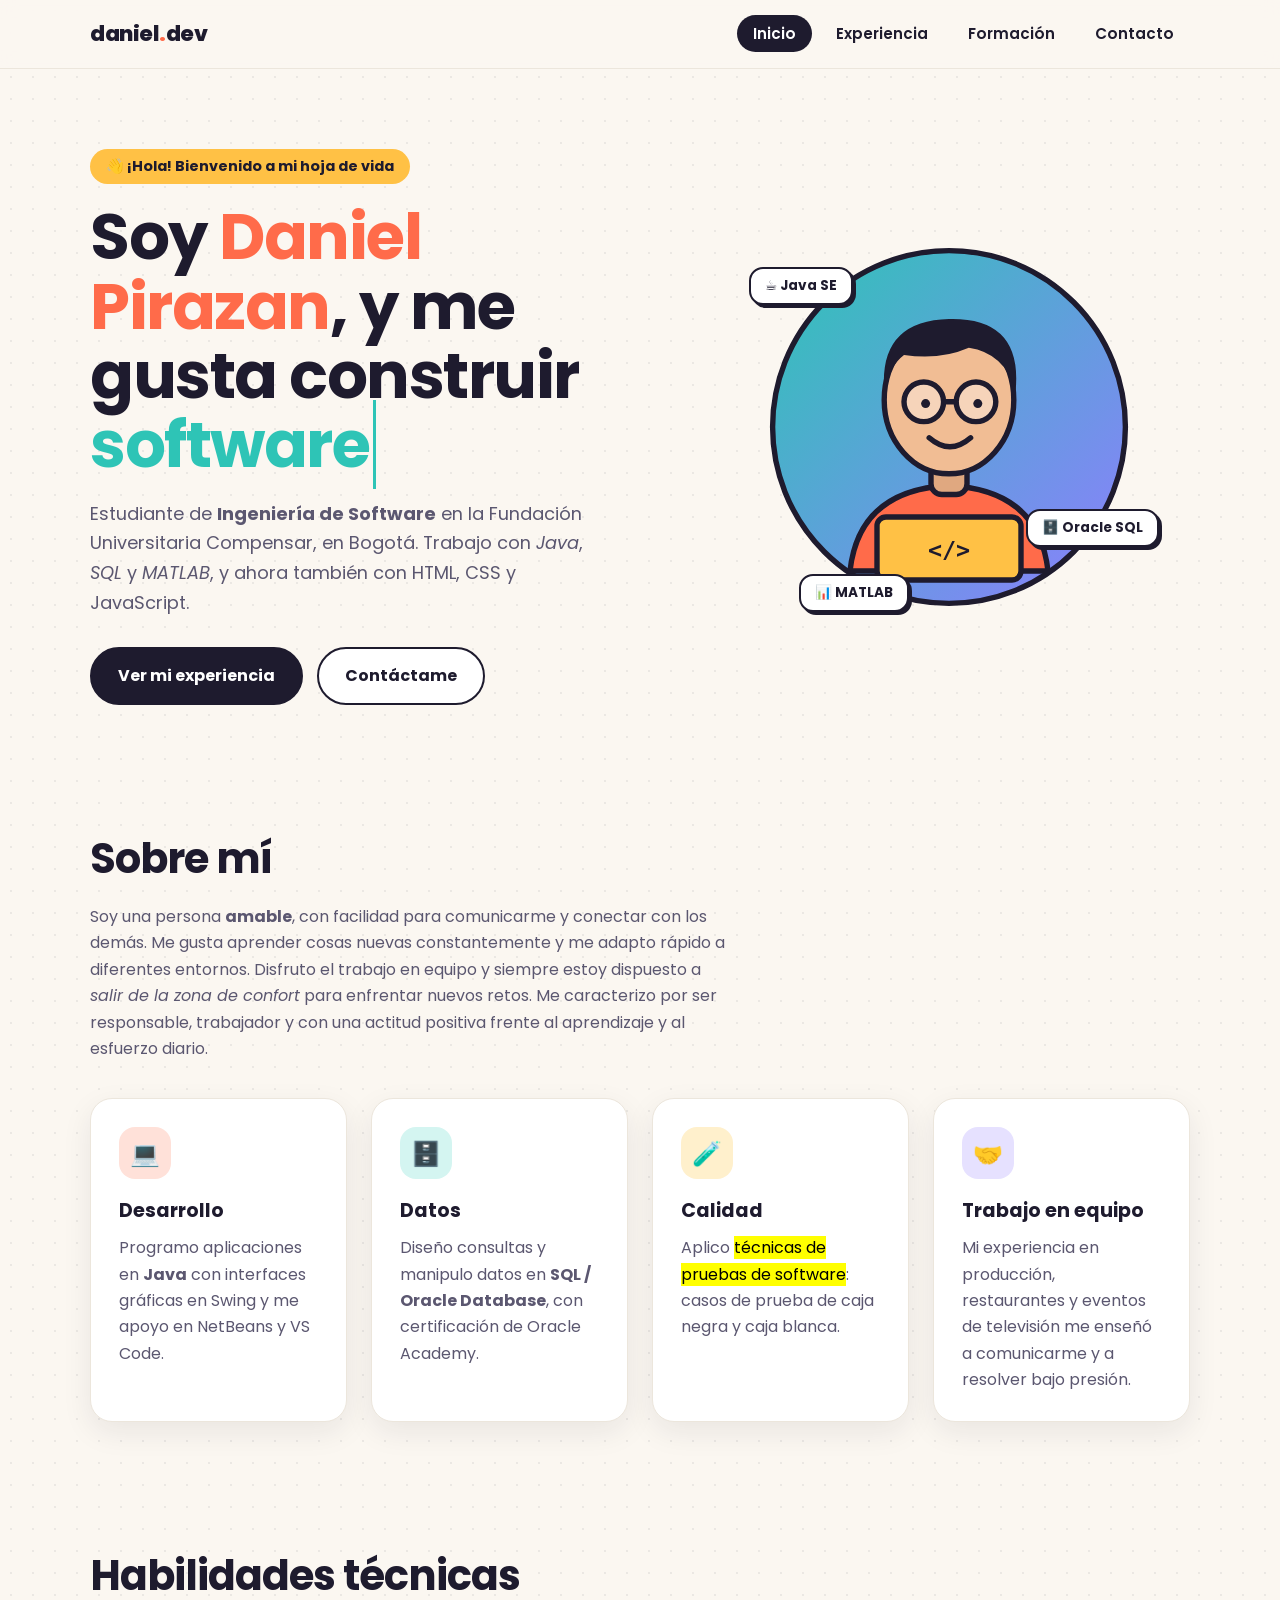
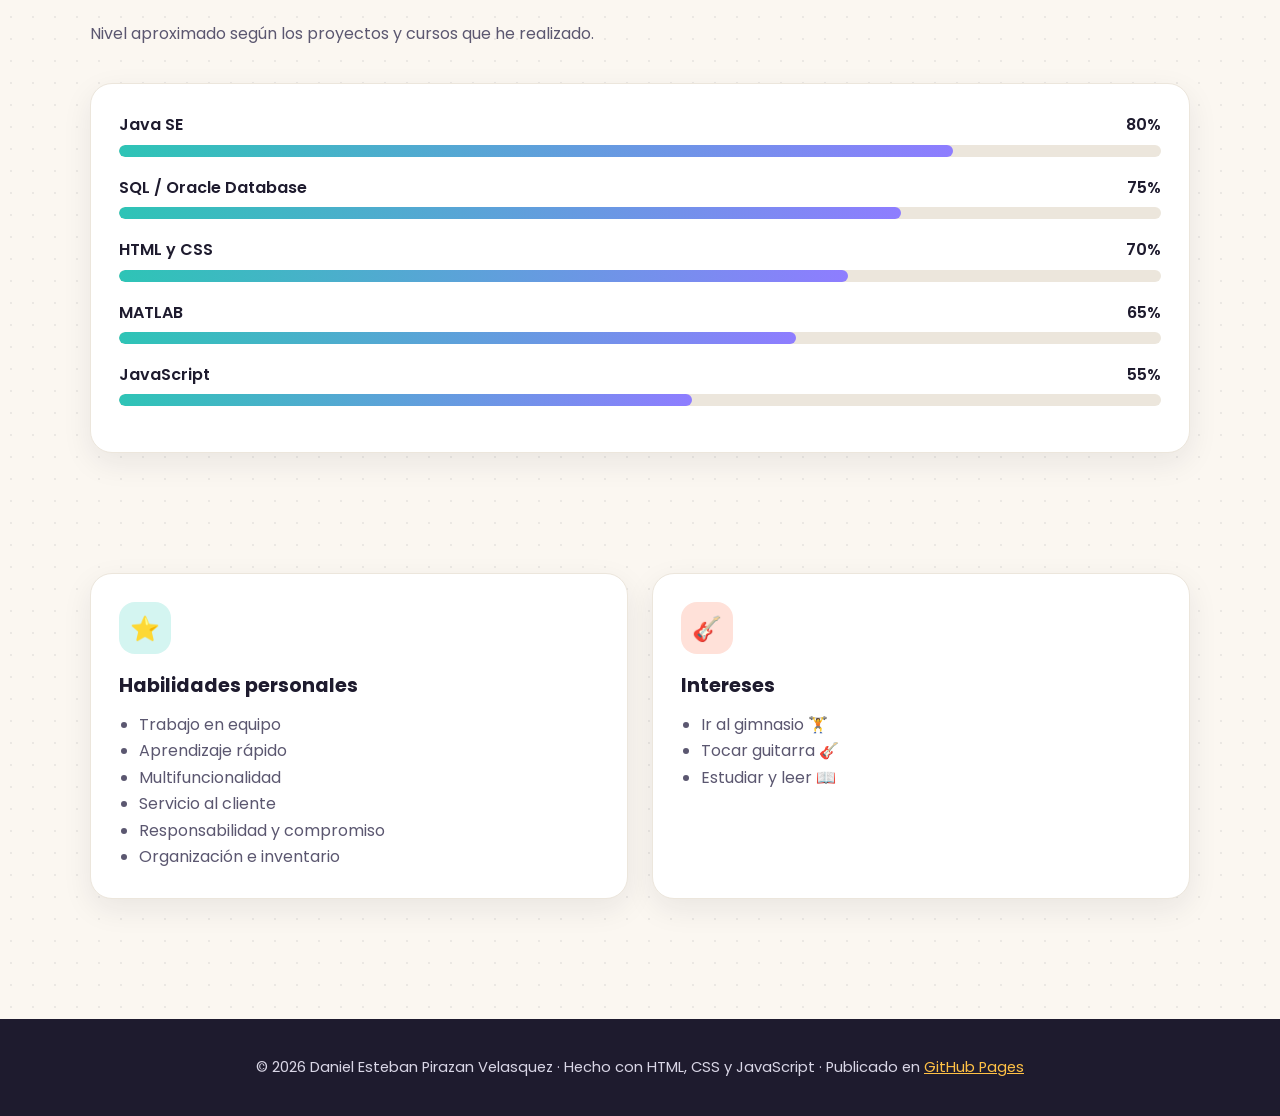
<file: index.html>
<!DOCTYPE html>
<html lang="es">
<head>
  <meta charset="UTF-8">
  <meta name="viewport" content="width=device-width, initial-scale=1.0">
  <meta name="description" content="Hoja de vida de Daniel Esteban Pirazan Velasquez, estudiante de Ingeniería de Software.">
  <title>Daniel Pirazan | Inicio</title>
  <link rel="preconnect" href="https://fonts.googleapis.com">
  <link href="https://fonts.googleapis.com/css2?family=Poppins:wght@400;600;700;800&display=swap" rel="stylesheet">
  <link rel="stylesheet" href="css/estilos.css">
</head>
<body>

  <!-- Encabezado con la navegación entre páginas -->
  <header class="encabezado">
    <div class="contenedor">
      <a href="index.html" class="logo">daniel<span>.</span>dev</a>
      <button class="boton-menu" aria-label="Abrir menú">☰</button>
      <nav>
        <ul class="menu">
          <li><a href="index.html">Inicio</a></li>
          <li><a href="experiencia.html">Experiencia</a></li>
          <li><a href="formacion.html">Formación</a></li>
          <li><a href="contacto.html">Contacto</a></li>
        </ul>
      </nav>
    </div>
  </header>

  <main class="contenedor">

    <!-- Portada -->
    <section class="hero">
      <div>
        <span class="saludo">👋 ¡Hola! Bienvenido a mi hoja de vida</span>
        <h1>Soy <span class="resaltado">Daniel Pirazan</span>, y me gusta construir <span class="palabra-cambiante">software</span></h1>
        <p>Estudiante de <strong>Ingeniería de Software</strong> en la Fundación Universitaria Compensar, en Bogotá. Trabajo con <em>Java</em>, <em>SQL</em> y <em>MATLAB</em>, y ahora también con HTML, CSS y JavaScript.</p>
        <div class="botones">
          <a href="experiencia.html" class="boton boton-primario">Ver mi experiencia</a>
          <a href="contacto.html" class="boton boton-secundario">Contáctame</a>
        </div>
      </div>
      <div class="avatar-marco">
        <img src="img/avatar.svg" alt="Ilustración de Daniel con su portátil">
        <span class="chip chip-1">☕ Java SE</span>
        <span class="chip chip-2">🗄️ Oracle SQL</span>
        <span class="chip chip-3">📊 MATLAB</span>
      </div>
    </section>

    <!-- Sobre mí -->
    <section class="seccion aparecer">
      <h2 class="titulo-seccion">Sobre mí</h2>
      <p class="subtitulo">Soy una persona <strong>amable</strong>, con facilidad para comunicarme y conectar con los demás. Me gusta aprender cosas nuevas constantemente y me adapto rápido a diferentes entornos. Disfruto el trabajo en equipo y siempre estoy dispuesto a <em>salir de la zona de confort</em> para enfrentar nuevos retos. Me caracterizo por ser responsable, trabajador y con una actitud positiva frente al aprendizaje y al esfuerzo diario.</p>
      <div class="rejilla">
        <article class="tarjeta">
          <div class="icono fondo-coral">💻</div>
          <h3>Desarrollo</h3>
          <p>Programo aplicaciones en <strong>Java</strong> con interfaces gráficas en Swing y me apoyo en NetBeans y VS Code.</p>
        </article>
        <article class="tarjeta">
          <div class="icono fondo-menta">🗄️</div>
          <h3>Datos</h3>
          <p>Diseño consultas y manipulo datos en <strong>SQL / Oracle Database</strong>, con certificación de Oracle Academy.</p>
        </article>
        <article class="tarjeta">
          <div class="icono fondo-sol">🧪</div>
          <h3>Calidad</h3>
          <p>Aplico <mark>técnicas de pruebas de software</mark>: casos de prueba de caja negra y caja blanca.</p>
        </article>
        <article class="tarjeta">
          <div class="icono fondo-lila">🤝</div>
          <h3>Trabajo en equipo</h3>
          <p>Mi experiencia en producción, restaurantes y eventos de televisión me enseñó a comunicarme y a resolver bajo presión.</p>
        </article>
      </div>
    </section>

    <!-- Habilidades -->
    <section class="seccion aparecer">
      <h2 class="titulo-seccion">Habilidades técnicas</h2>
      <p class="subtitulo">Nivel aproximado según los proyectos y cursos que he realizado.</p>
      <div class="tarjeta">
        <div class="habilidad">
          <div class="habilidad-encabezado"><span>Java SE</span><span>80%</span></div>
          <div class="barra"><div class="barra-relleno" data-nivel="80"></div></div>
        </div>
        <div class="habilidad">
          <div class="habilidad-encabezado"><span>SQL / Oracle Database</span><span>75%</span></div>
          <div class="barra"><div class="barra-relleno" data-nivel="75"></div></div>
        </div>
        <div class="habilidad">
          <div class="habilidad-encabezado"><span>HTML y CSS</span><span>70%</span></div>
          <div class="barra"><div class="barra-relleno" data-nivel="70"></div></div>
        </div>
        <div class="habilidad">
          <div class="habilidad-encabezado"><span>MATLAB</span><span>65%</span></div>
          <div class="barra"><div class="barra-relleno" data-nivel="65"></div></div>
        </div>
        <div class="habilidad">
          <div class="habilidad-encabezado"><span>JavaScript</span><span>55%</span></div>
          <div class="barra"><div class="barra-relleno" data-nivel="55"></div></div>
        </div>
      </div>
    </section>

    <!-- Habilidades personales e intereses -->
    <section class="seccion aparecer">
      <div class="rejilla">
        <article class="tarjeta">
          <div class="icono fondo-menta">⭐</div>
          <h3>Habilidades personales</h3>
          <ul>
            <li>Trabajo en equipo</li>
            <li>Aprendizaje rápido</li>
            <li>Multifuncionalidad</li>
            <li>Servicio al cliente</li>
            <li>Responsabilidad y compromiso</li>
            <li>Organización e inventario</li>
          </ul>
        </article>
        <article class="tarjeta">
          <div class="icono fondo-coral">🎸</div>
          <h3>Intereses</h3>
          <ul>
            <li>Ir al gimnasio 🏋️</li>
            <li>Tocar guitarra 🎸</li>
            <li>Estudiar y leer 📖</li>
          </ul>
        </article>
      </div>
    </section>

  </main>

  <footer class="pie">
    <p>&copy; <span id="anio">2026</span> Daniel Esteban Pirazan Velasquez &middot; Hecho con HTML, CSS y JavaScript &middot; Publicado en <a href="https://pages.github.com/" target="_blank" rel="noopener">GitHub Pages</a></p>
  </footer>

  <script src="js/main.js"></script>
</body>
</html>
</file>
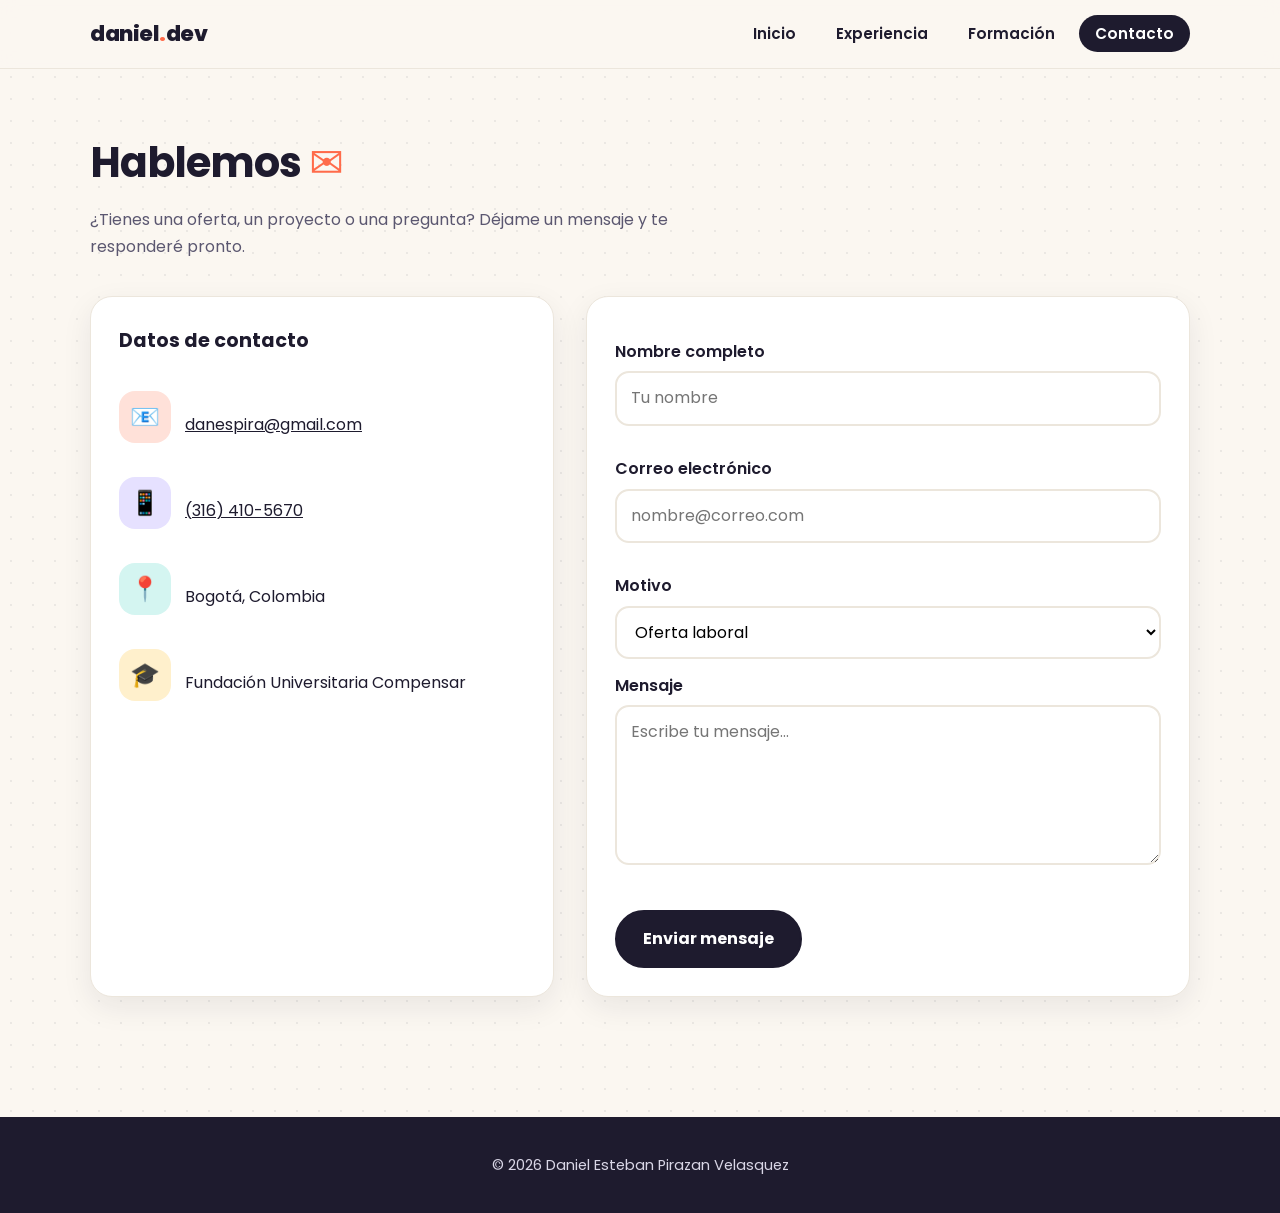
<file: contacto.html>
<!DOCTYPE html>
<html lang="es">
<head>
  <meta charset="UTF-8">
  <meta name="viewport" content="width=device-width, initial-scale=1.0">
  <title>Daniel Pirazan | Contacto</title>
  <link rel="preconnect" href="https://fonts.googleapis.com">
  <link href="https://fonts.googleapis.com/css2?family=Poppins:wght@400;600;700;800&display=swap" rel="stylesheet">
  <link rel="stylesheet" href="css/estilos.css">
</head>
<body>

  <header class="encabezado">
    <div class="contenedor">
      <a href="index.html" class="logo">daniel<span>.</span>dev</a>
      <button class="boton-menu" aria-label="Abrir menú">☰</button>
      <nav>
        <ul class="menu">
          <li><a href="index.html">Inicio</a></li>
          <li><a href="experiencia.html">Experiencia</a></li>
          <li><a href="formacion.html">Formación</a></li>
          <li><a href="contacto.html">Contacto</a></li>
        </ul>
      </nav>
    </div>
  </header>

  <main class="contenedor">
    <section class="seccion">
      <h1 class="titulo-seccion">Hablemos <span class="resaltado">✉️</span></h1>
      <p class="subtitulo">¿Tienes una oferta, un proyecto o una pregunta? Déjame un mensaje y te responderé pronto.</p>

      <div class="contacto-rejilla">
        <aside class="tarjeta">
          <h3>Datos de contacto</h3>
          <br>
          <div class="dato-contacto"><div class="icono fondo-coral">📧</div><a href="mailto:danespira@gmail.com">danespira@gmail.com</a></div>
          <div class="dato-contacto"><div class="icono fondo-lila">📱</div><a href="tel:+573164105670">(316) 410-5670</a></div>
          <div class="dato-contacto"><div class="icono fondo-menta">📍</div><span>Bogotá, Colombia</span></div>
          <div class="dato-contacto"><div class="icono fondo-sol">🎓</div><span>Fundación Universitaria Compensar</span></div>
        </aside>

        <!-- Formulario: envía los datos con el método GET a gracias.html -->
        <form id="form-contacto" class="tarjeta formulario" action="gracias.html" method="get" novalidate>
          <label for="nombre">Nombre completo</label>
          <input type="text" id="nombre" name="nombre" placeholder="Tu nombre" required>
          <span class="error" id="error-nombre"></span>

          <label for="correo">Correo electrónico</label>
          <input type="email" id="correo" name="correo" placeholder="nombre@correo.com" required>
          <span class="error" id="error-correo"></span>

          <label for="motivo">Motivo</label>
          <select id="motivo" name="motivo">
            <option value="Oferta laboral">Oferta laboral</option>
            <option value="Proyecto">Proyecto</option>
            <option value="Otro">Otro</option>
          </select>

          <label for="mensaje">Mensaje</label>
          <textarea id="mensaje" name="mensaje" rows="5" placeholder="Escribe tu mensaje..." required></textarea>
          <span class="error" id="error-mensaje"></span>

          <button type="submit" class="boton boton-primario">Enviar mensaje</button>
        </form>
      </div>
    </section>
  </main>

  <footer class="pie">
    <p>&copy; <span id="anio">2026</span> Daniel Esteban Pirazan Velasquez</p>
  </footer>

  <script src="js/main.js"></script>
</body>
</html>
</file>
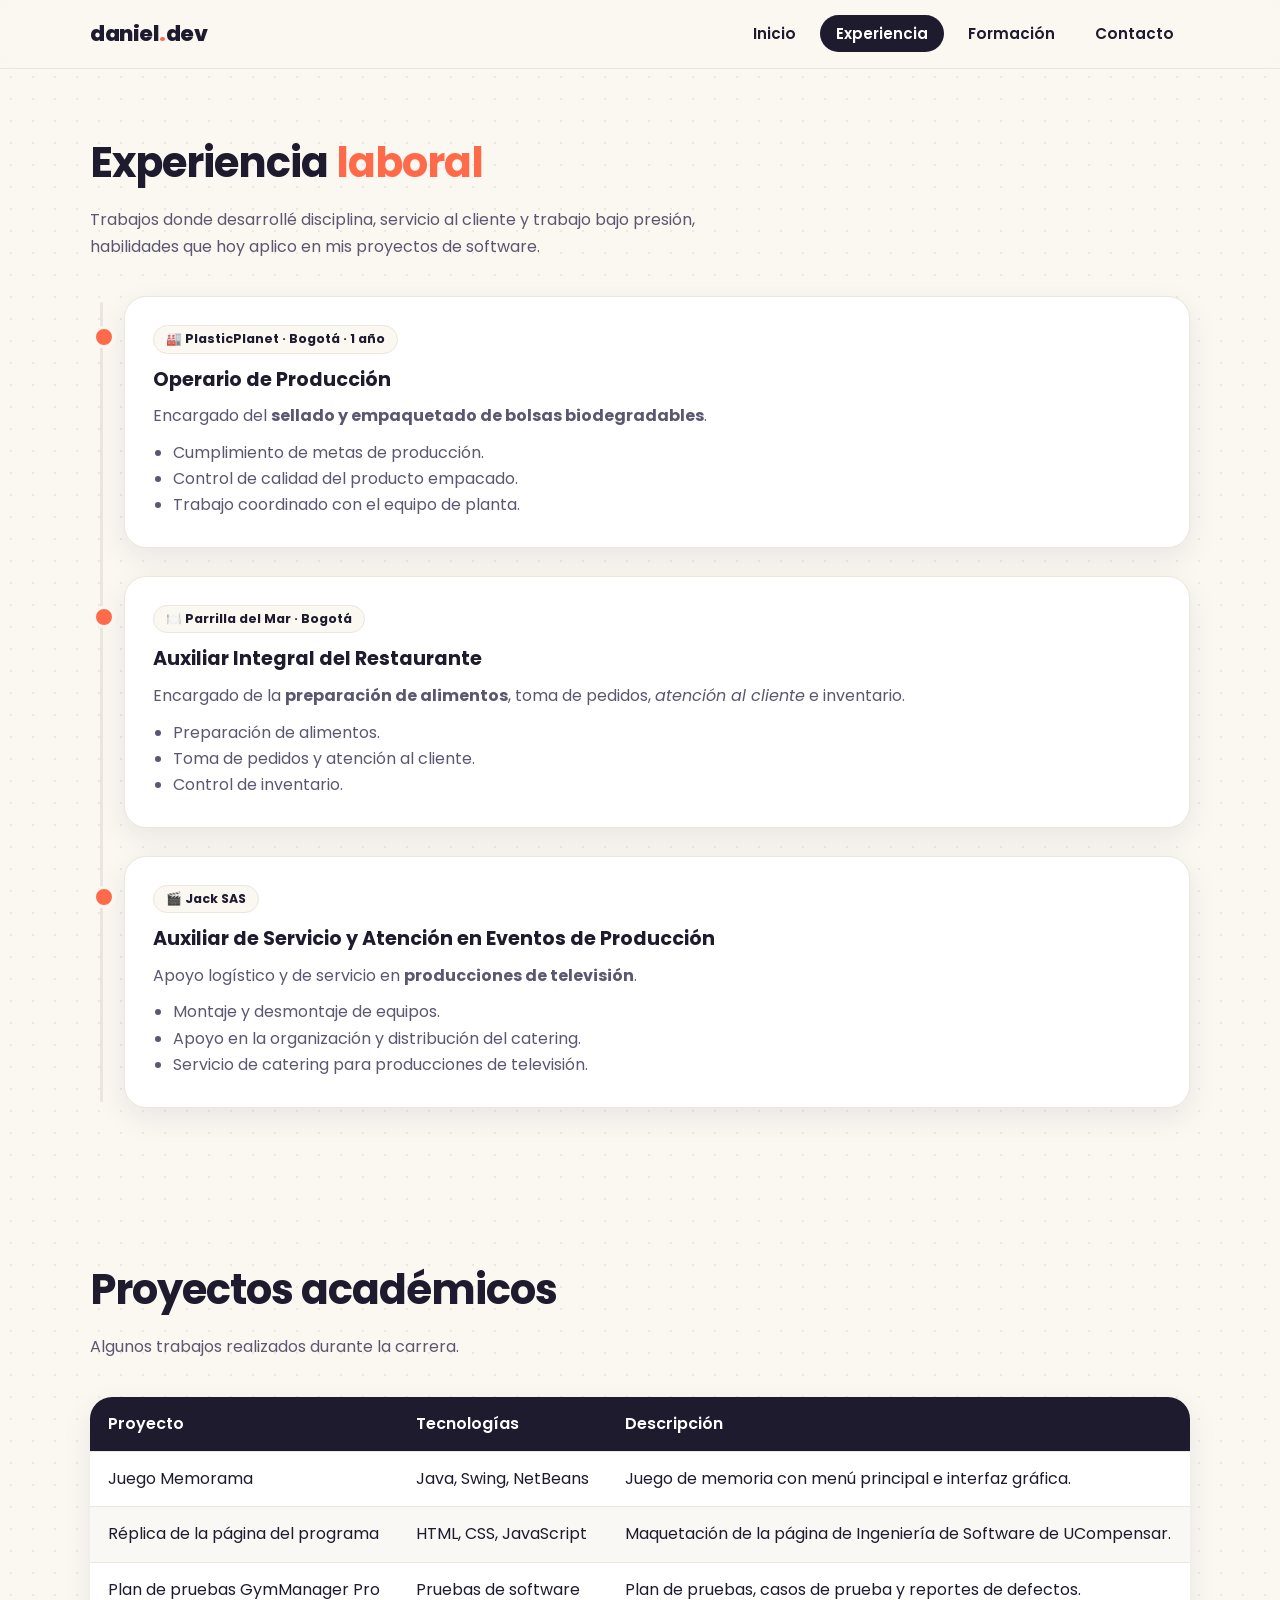
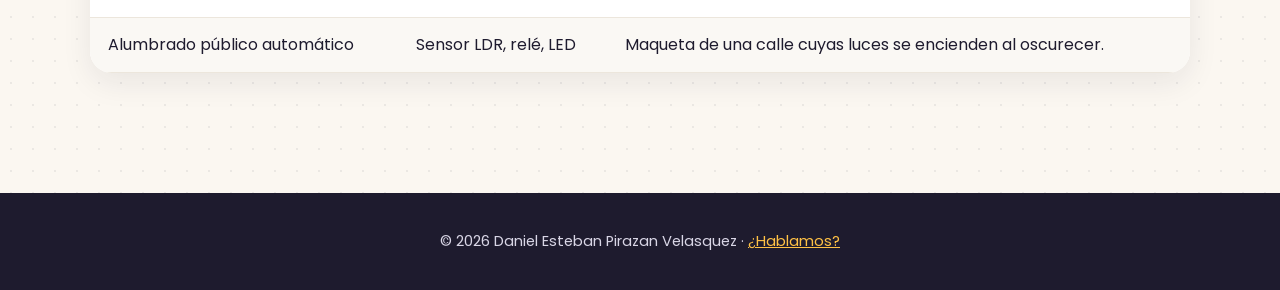
<file: experiencia.html>
<!DOCTYPE html>
<html lang="es">
<head>
  <meta charset="UTF-8">
  <meta name="viewport" content="width=device-width, initial-scale=1.0">
  <title>Daniel Pirazan | Experiencia</title>
  <link rel="preconnect" href="https://fonts.googleapis.com">
  <link href="https://fonts.googleapis.com/css2?family=Poppins:wght@400;600;700;800&display=swap" rel="stylesheet">
  <link rel="stylesheet" href="css/estilos.css">
</head>
<body>

  <header class="encabezado">
    <div class="contenedor">
      <a href="index.html" class="logo">daniel<span>.</span>dev</a>
      <button class="boton-menu" aria-label="Abrir menú">☰</button>
      <nav>
        <ul class="menu">
          <li><a href="index.html">Inicio</a></li>
          <li><a href="experiencia.html">Experiencia</a></li>
          <li><a href="formacion.html">Formación</a></li>
          <li><a href="contacto.html">Contacto</a></li>
        </ul>
      </nav>
    </div>
  </header>

  <main class="contenedor">

    <section class="seccion">
      <h1 class="titulo-seccion">Experiencia <span class="resaltado">laboral</span></h1>
      <p class="subtitulo">Trabajos donde desarrollé disciplina, servicio al cliente y trabajo bajo presión, habilidades que hoy aplico en mis proyectos de software.</p>

      <div class="linea-tiempo">
        <div class="evento aparecer visible">
          <article class="tarjeta">
            <span class="etiqueta">🏭 PlasticPlanet &middot; Bogotá &middot; 1 año</span>
            <h3>Operario de Producción</h3>
            <p>Encargado del <strong>sellado y empaquetado de bolsas biodegradables</strong>.</p>
            <ul>
              <li>Cumplimiento de metas de producción.</li>
              <li>Control de calidad del producto empacado.</li>
              <li>Trabajo coordinado con el equipo de planta.</li>
            </ul>
          </article>
        </div>

        <div class="evento aparecer visible">
          <article class="tarjeta">
            <span class="etiqueta">🍽️ Parrilla del Mar &middot; Bogotá</span>
            <h3>Auxiliar Integral del Restaurante</h3>
            <p>Encargado de la <strong>preparación de alimentos</strong>, toma de pedidos, <em>atención al cliente</em> e inventario.</p>
            <ul>
              <li>Preparación de alimentos.</li>
              <li>Toma de pedidos y atención al cliente.</li>
              <li>Control de inventario.</li>
            </ul>
          </article>
        </div>

        <div class="evento aparecer visible">
          <article class="tarjeta">
            <span class="etiqueta">🎬 Jack SAS</span>
            <h3>Auxiliar de Servicio y Atención en Eventos de Producción</h3>
            <p>Apoyo logístico y de servicio en <strong>producciones de televisión</strong>.</p>
            <ul>
              <li>Montaje y desmontaje de equipos.</li>
              <li>Apoyo en la organización y distribución del catering.</li>
              <li>Servicio de catering para producciones de televisión.</li>
            </ul>
          </article>
        </div>
      </div>
    </section>

    <section class="seccion aparecer">
      <h2 class="titulo-seccion">Proyectos académicos</h2>
      <p class="subtitulo">Algunos trabajos realizados durante la carrera.</p>
      <div class="tabla-envoltura">
        <table>
          <thead>
            <tr><th>Proyecto</th><th>Tecnologías</th><th>Descripción</th></tr>
          </thead>
          <tbody>
            <tr><td>Juego Memorama</td><td>Java, Swing, NetBeans</td><td>Juego de memoria con menú principal e interfaz gráfica.</td></tr>
            <tr><td>Réplica de la página del programa</td><td>HTML, CSS, JavaScript</td><td>Maquetación de la página de Ingeniería de Software de UCompensar.</td></tr>
            <tr><td>Plan de pruebas GymManager Pro</td><td>Pruebas de software</td><td>Plan de pruebas, casos de prueba y reportes de defectos.</td></tr>
            <tr><td>Alumbrado público automático</td><td>Sensor LDR, relé, LED</td><td>Maqueta de una calle cuyas luces se encienden al oscurecer.</td></tr>
          </tbody>
        </table>
      </div>
    </section>

  </main>

  <footer class="pie">
    <p>&copy; <span id="anio">2026</span> Daniel Esteban Pirazan Velasquez &middot; <a href="contacto.html">¿Hablamos?</a></p>
  </footer>

  <script src="js/main.js"></script>
</body>
</html>
</file>
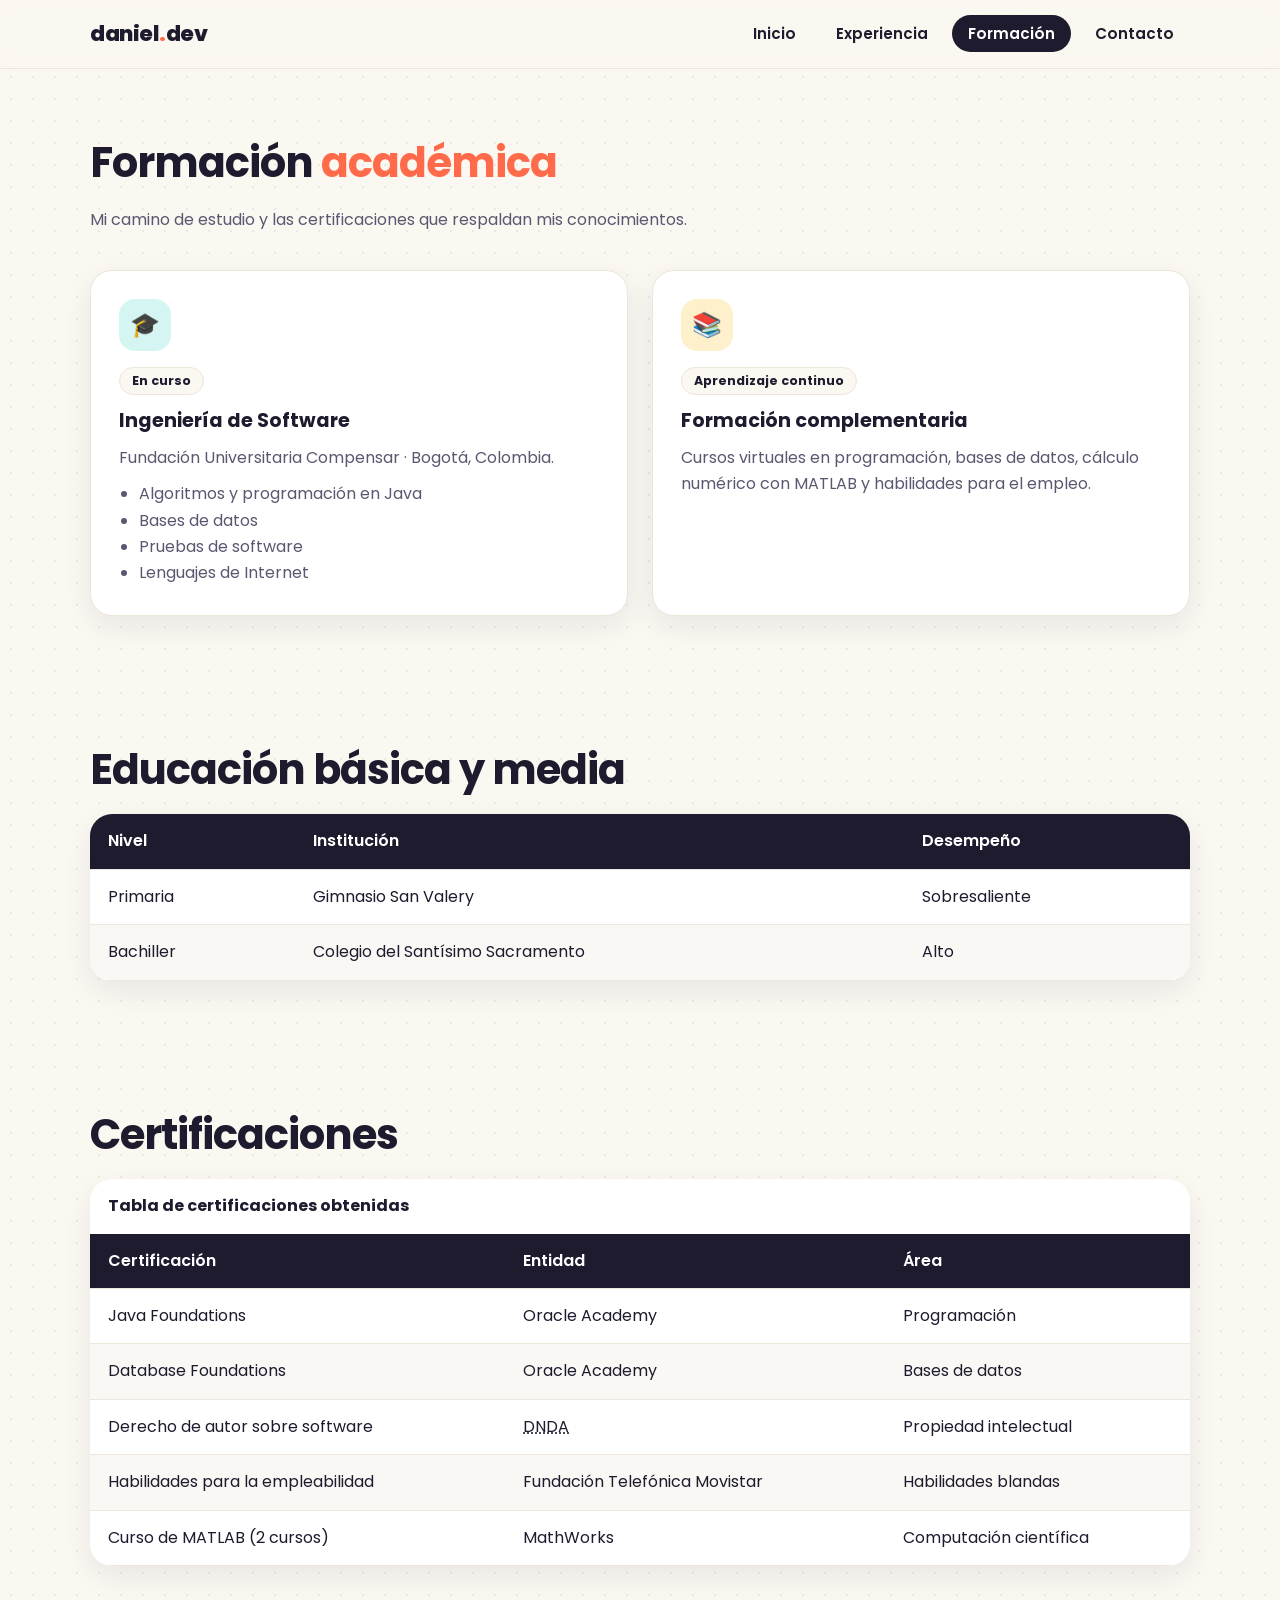
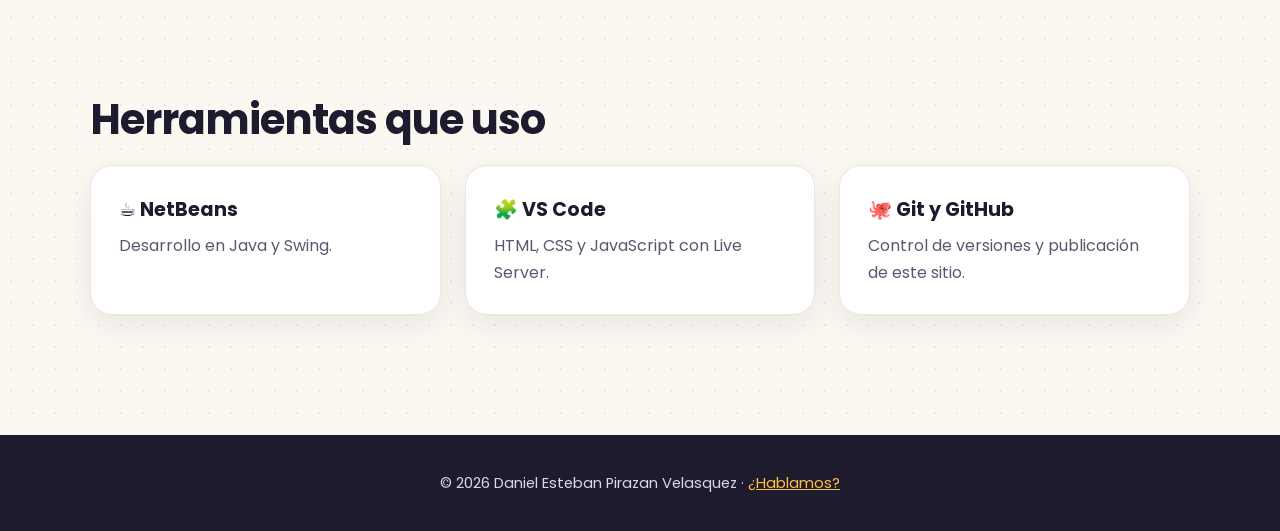
<file: formacion.html>
<!DOCTYPE html>
<html lang="es">
<head>
  <meta charset="UTF-8">
  <meta name="viewport" content="width=device-width, initial-scale=1.0">
  <title>Daniel Pirazan | Formación</title>
  <link rel="preconnect" href="https://fonts.googleapis.com">
  <link href="https://fonts.googleapis.com/css2?family=Poppins:wght@400;600;700;800&display=swap" rel="stylesheet">
  <link rel="stylesheet" href="css/estilos.css">
</head>
<body>

  <header class="encabezado">
    <div class="contenedor">
      <a href="index.html" class="logo">daniel<span>.</span>dev</a>
      <button class="boton-menu" aria-label="Abrir menú">☰</button>
      <nav>
        <ul class="menu">
          <li><a href="index.html">Inicio</a></li>
          <li><a href="experiencia.html">Experiencia</a></li>
          <li><a href="formacion.html">Formación</a></li>
          <li><a href="contacto.html">Contacto</a></li>
        </ul>
      </nav>
    </div>
  </header>

  <main class="contenedor">

    <section class="seccion">
      <h1 class="titulo-seccion">Formación <span class="resaltado">académica</span></h1>
      <p class="subtitulo">Mi camino de estudio y las certificaciones que respaldan mis conocimientos.</p>

      <div class="rejilla">
        <article class="tarjeta">
          <div class="icono fondo-menta">🎓</div>
          <span class="etiqueta">En curso</span>
          <h3>Ingeniería de Software</h3>
          <p>Fundación Universitaria Compensar &middot; Bogotá, Colombia.</p>
          <ul>
            <li>Algoritmos y programación en Java</li>
            <li>Bases de datos</li>
            <li>Pruebas de software</li>
            <li>Lenguajes de Internet</li>
          </ul>
        </article>
        <article class="tarjeta">
          <div class="icono fondo-sol">📚</div>
          <span class="etiqueta">Aprendizaje continuo</span>
          <h3>Formación complementaria</h3>
          <p>Cursos virtuales en programación, bases de datos, cálculo numérico con MATLAB y habilidades para el empleo.</p>
        </article>
      </div>
    </section>

    <section class="seccion aparecer">
      <h2 class="titulo-seccion">Educación básica y media</h2>
      <div class="tabla-envoltura">
        <table>
          <thead>
            <tr><th>Nivel</th><th>Institución</th><th>Desempeño</th></tr>
          </thead>
          <tbody>
            <tr><td>Primaria</td><td>Gimnasio San Valery</td><td>Sobresaliente</td></tr>
            <tr><td>Bachiller</td><td>Colegio del Santísimo Sacramento</td><td>Alto</td></tr>
          </tbody>
        </table>
      </div>
    </section>

    <section class="seccion aparecer">
      <h2 class="titulo-seccion">Certificaciones</h2>
      <div class="tabla-envoltura">
        <table>
          <caption>Tabla de certificaciones obtenidas</caption>
          <thead>
            <tr><th>Certificación</th><th>Entidad</th><th>Área</th></tr>
          </thead>
          <tbody>
            <tr><td>Java Foundations</td><td>Oracle Academy</td><td>Programación</td></tr>
            <tr><td>Database Foundations</td><td>Oracle Academy</td><td>Bases de datos</td></tr>
            <tr><td>Derecho de autor sobre software</td><td><abbr title="Dirección Nacional de Derecho de Autor">DNDA</abbr></td><td>Propiedad intelectual</td></tr>
            <tr><td>Habilidades para la empleabilidad</td><td>Fundación Telefónica Movistar</td><td>Habilidades blandas</td></tr>
            <tr><td>Curso de MATLAB (2 cursos)</td><td>MathWorks</td><td>Computación científica</td></tr>
          </tbody>
        </table>
      </div>
    </section>

    <section class="seccion aparecer">
      <h2 class="titulo-seccion">Herramientas que uso</h2>
      <div class="rejilla">
        <div class="tarjeta"><h3>☕ NetBeans</h3><p>Desarrollo en Java y Swing.</p></div>
        <div class="tarjeta"><h3>🧩 VS Code</h3><p>HTML, CSS y JavaScript con Live Server.</p></div>
        <div class="tarjeta"><h3>🐙 Git y GitHub</h3><p>Control de versiones y publicación de este sitio.</p></div>
      </div>
    </section>

  </main>

  <footer class="pie">
    <p>&copy; <span id="anio">2026</span> Daniel Esteban Pirazan Velasquez &middot; <a href="contacto.html">¿Hablamos?</a></p>
  </footer>

  <script src="js/main.js"></script>
</body>
</html>
</file>
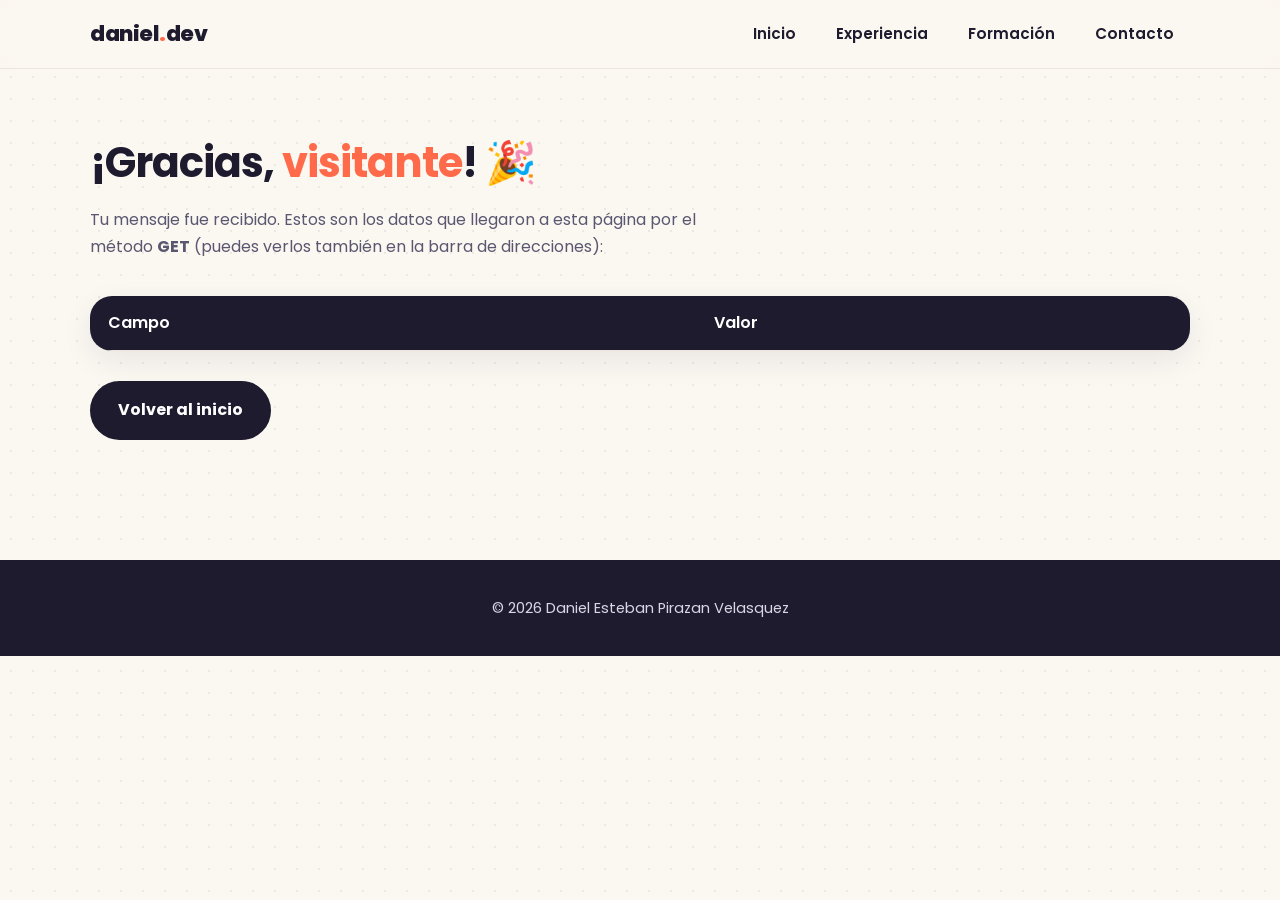
<file: gracias.html>
<!DOCTYPE html>
<html lang="es">
<head>
  <meta charset="UTF-8">
  <meta name="viewport" content="width=device-width, initial-scale=1.0">
  <title>Daniel Pirazan | ¡Gracias!</title>
  <link rel="preconnect" href="https://fonts.googleapis.com">
  <link href="https://fonts.googleapis.com/css2?family=Poppins:wght@400;600;700;800&display=swap" rel="stylesheet">
  <link rel="stylesheet" href="css/estilos.css">
</head>
<body>

  <header class="encabezado">
    <div class="contenedor">
      <a href="index.html" class="logo">daniel<span>.</span>dev</a>
      <button class="boton-menu" aria-label="Abrir menú">☰</button>
      <nav>
        <ul class="menu">
          <li><a href="index.html">Inicio</a></li>
          <li><a href="experiencia.html">Experiencia</a></li>
          <li><a href="formacion.html">Formación</a></li>
          <li><a href="contacto.html">Contacto</a></li>
        </ul>
      </nav>
    </div>
  </header>

  <main class="contenedor">
    <section class="seccion">
      <h1 class="titulo-seccion">¡Gracias, <span class="resaltado" id="nombre-visitante">visitante</span>! 🎉</h1>
      <p class="subtitulo">Tu mensaje fue recibido. Estos son los datos que llegaron a esta página por el método <strong>GET</strong> (puedes verlos también en la barra de direcciones):</p>
      <div class="tabla-envoltura">
        <table>
          <thead><tr><th>Campo</th><th>Valor</th></tr></thead>
          <tbody id="resumen-envio">
            <tr><td colspan="2">No se recibieron datos.</td></tr>
          </tbody>
        </table>
      </div>
      <div class="botones">
        <a href="index.html" class="boton boton-primario">Volver al inicio</a>
      </div>
    </section>
  </main>

  <footer class="pie">
    <p>&copy; <span id="anio">2026</span> Daniel Esteban Pirazan Velasquez</p>
  </footer>

  <script src="js/main.js"></script>
</body>
</html>
</file>
<file: css/estilos.css>
/* =========================================================
   Hoja de vida - Daniel Esteban Pirazan Velasquez
   Hoja de estilos principal (compartida por todas las páginas)
   ========================================================= */

/* ---------- 1. Variables de diseño ---------- */
:root {
  --fondo: #fbf7f1;
  --tinta: #1e1b2e;
  --tinta-suave: #5b5770;
  --coral: #ff6b4a;
  --menta: #2ec4b6;
  --sol: #ffc145;
  --lila: #8e7dff;
  --tarjeta: #ffffff;
  --borde: #ece6dc;
  --radio: 22px;
  --sombra: 0 10px 30px rgba(30, 27, 46, 0.08);
  --fuente: "Poppins", "Segoe UI", system-ui, -apple-system, sans-serif;
}

/* ---------- 2. Base ---------- */
* { box-sizing: border-box; margin: 0; padding: 0; }

html { scroll-behavior: smooth; }

body {
  font-family: var(--fuente);
  color: var(--tinta);
  line-height: 1.65;
  /* Fondo del sitio hecho con CSS (no con <img>): un patrón de puntos */
  background-color: var(--fondo);
  background-image: radial-gradient(rgba(30, 27, 46, 0.07) 1.2px, transparent 1.2px);
  background-size: 22px 22px;
}

img { max-width: 100%; display: block; }

a { color: inherit; }

.contenedor { width: min(1100px, 92%); margin-inline: auto; }

/* ---------- 3. Encabezado y navegación ---------- */
.encabezado {
  position: sticky;
  top: 0;
  z-index: 10;
  background: rgba(251, 247, 241, 0.9);
  backdrop-filter: blur(8px);
  border-bottom: 1px solid var(--borde);
}

.encabezado .contenedor {
  display: flex;
  align-items: center;
  justify-content: space-between;
  padding: 16px 0;
}

.logo {
  font-weight: 800;
  font-size: 1.35rem;
  text-decoration: none;
  letter-spacing: -0.5px;
}
.logo span { color: var(--coral); }

.menu { display: flex; gap: 8px; list-style: none; }

.menu a {
  text-decoration: none;
  font-weight: 600;
  font-size: 0.95rem;
  padding: 8px 16px;
  border-radius: 999px;
  transition: background 0.2s, color 0.2s;
}
.menu a:hover { background: #fff; }
.menu a.activo { background: var(--tinta); color: #fff; }

.boton-menu {
  display: none;
  background: none;
  border: 2px solid var(--tinta);
  border-radius: 12px;
  padding: 6px 12px;
  font-size: 1.1rem;
  cursor: pointer;
}

/* ---------- 4. Portada (hero) ---------- */
.hero {
  display: grid;
  grid-template-columns: 1.2fr 1fr;
  align-items: center;
  gap: 40px;
  padding: 80px 0 60px;
}

.saludo {
  display: inline-block;
  background: var(--sol);
  padding: 6px 16px;
  border-radius: 999px;
  font-weight: 700;
  font-size: 0.9rem;
  margin-bottom: 18px;
}

.hero h1 {
  font-size: clamp(2.4rem, 5vw, 4rem);
  line-height: 1.08;
  letter-spacing: -1.5px;
  margin-bottom: 20px;
}

.resaltado { color: var(--coral); }

.palabra-cambiante {
  color: var(--menta);
  border-right: 3px solid var(--menta);
  padding-right: 4px;
}

.hero p { font-size: 1.12rem; color: var(--tinta-suave); max-width: 520px; }

.botones { display: flex; gap: 14px; margin-top: 30px; flex-wrap: wrap; }

.boton {
  display: inline-block;
  text-decoration: none;
  font-weight: 700;
  padding: 14px 26px;
  border-radius: 999px;
  border: 2px solid var(--tinta);
  transition: transform 0.2s, box-shadow 0.2s;
}
.boton:hover { transform: translateY(-3px); box-shadow: 4px 4px 0 var(--tinta); }
.boton-primario { background: var(--tinta); color: #fff; }
.boton-secundario { background: #fff; }

.avatar-marco { position: relative; justify-self: center; }
.avatar-marco img { width: 360px; border-radius: 50%; }

.chip {
  position: absolute;
  background: #fff;
  border: 2px solid var(--tinta);
  border-radius: 14px;
  padding: 6px 14px;
  font-weight: 700;
  font-size: 0.85rem;
  box-shadow: 3px 3px 0 var(--tinta);
  animation: flotar 4s ease-in-out infinite;
}
.chip-1 { top: 20px; left: -20px; }
.chip-2 { bottom: 60px; right: -30px; animation-delay: 1s; }
.chip-3 { bottom: -5px; left: 30px; animation-delay: 2s; }

@keyframes flotar {
  0%, 100% { transform: translateY(0); }
  50% { transform: translateY(-10px); }
}

/* ---------- 5. Secciones y tarjetas ---------- */
.seccion { padding: 60px 0; }

.titulo-seccion {
  font-size: clamp(1.8rem, 3.5vw, 2.6rem);
  letter-spacing: -1px;
  margin-bottom: 10px;
}

.subtitulo { color: var(--tinta-suave); margin-bottom: 36px; max-width: 640px; }

.rejilla { display: grid; gap: 24px; grid-template-columns: repeat(auto-fit, minmax(220px, 1fr)); }

.tarjeta {
  background: var(--tarjeta);
  border: 1px solid var(--borde);
  border-radius: var(--radio);
  padding: 28px;
  box-shadow: var(--sombra);
  transition: transform 0.25s;
}
.tarjeta:hover { transform: translateY(-6px); }

.tarjeta h3 { font-size: 1.2rem; margin-bottom: 8px; }
.tarjeta p { color: var(--tinta-suave); }

.icono {
  width: 52px; height: 52px;
  display: grid; place-items: center;
  border-radius: 16px;
  font-size: 1.5rem;
  margin-bottom: 16px;
}
.fondo-coral { background: #ffe1d9; }
.fondo-menta { background: #d4f5f1; }
.fondo-sol { background: #fff0cc; }
.fondo-lila { background: #e6e1ff; }

/* ---------- 6. Habilidades con barras ---------- */
.habilidad { margin-bottom: 18px; }
.habilidad-encabezado { display: flex; justify-content: space-between; font-weight: 600; margin-bottom: 6px; }
.barra { height: 12px; background: var(--borde); border-radius: 999px; overflow: hidden; }
.barra-relleno {
  height: 100%;
  width: 0;               /* JS lo anima hasta el valor de data-nivel */
  border-radius: 999px;
  background: linear-gradient(90deg, var(--menta), var(--lila));
  transition: width 1.2s ease;
}

/* ---------- 7. Línea de tiempo (experiencia) ---------- */
.linea-tiempo { position: relative; padding-left: 34px; }
.linea-tiempo::before {
  content: "";
  position: absolute; left: 10px; top: 6px; bottom: 6px;
  width: 3px; background: var(--borde); border-radius: 3px;
}
.evento { position: relative; margin-bottom: 28px; }
.evento::before {
  content: "";
  position: absolute; left: -31px; top: 30px;
  width: 16px; height: 16px; border-radius: 50%;
  background: var(--coral); border: 3px solid var(--fondo);
}
.etiqueta {
  display: inline-block;
  font-size: 0.78rem; font-weight: 700;
  padding: 3px 12px; border-radius: 999px;
  background: var(--fondo); border: 1px solid var(--borde);
  margin-bottom: 10px;
}
.tarjeta ul { margin: 10px 0 0 20px; color: var(--tinta-suave); }

/* ---------- 8. Tablas ---------- */
.tabla-envoltura { overflow-x: auto; border-radius: var(--radio); box-shadow: var(--sombra); }

table { width: 100%; border-collapse: collapse; background: #fff; }
caption { caption-side: top; text-align: left; font-weight: 700; padding: 14px 18px; background: #fff; }
th, td { padding: 14px 18px; text-align: left; border-bottom: 1px solid var(--borde); }
thead th { background: var(--tinta); color: #fff; font-weight: 600; }
tbody tr:nth-child(even) { background: #faf8f4; }
tbody tr:hover { background: #fff3ee; }

/* ---------- 9. Formulario de contacto ---------- */
.contacto-rejilla { display: grid; grid-template-columns: 1fr 1.3fr; gap: 32px; }

.formulario label { display: block; font-weight: 600; margin: 14px 0 6px; }
.formulario input,
.formulario select,
.formulario textarea {
  width: 100%;
  font: inherit;
  padding: 12px 14px;
  border: 2px solid var(--borde);
  border-radius: 14px;
  background: #fff;
  transition: border-color 0.2s;
}
.formulario input:focus,
.formulario select:focus,
.formulario textarea:focus { outline: none; border-color: var(--menta); }
.formulario button { margin-top: 20px; cursor: pointer; font: inherit; font-weight: 700; }
.error { color: #c0392b; font-size: 0.85rem; min-height: 1.2em; display: block; }

.dato-contacto { display: flex; gap: 14px; align-items: center; margin-bottom: 18px; }

/* ---------- 10. Pie de página ---------- */
.pie {
  margin-top: 60px;
  padding: 36px 0;
  background: var(--tinta);
  color: #d9d6e6;
  text-align: center;
  font-size: 0.92rem;
}
.pie a { color: var(--sol); }

/* ---------- 11. Animación de aparición ---------- */
.aparecer { opacity: 0; transform: translateY(30px); transition: opacity 0.7s, transform 0.7s; }
.aparecer.visible { opacity: 1; transform: none; }

/* ---------- 12. Diseño adaptable (responsive) ---------- */
@media (max-width: 820px) {
  .hero, .contacto-rejilla { grid-template-columns: 1fr; text-align: center; }
  .hero p { margin-inline: auto; }
  .botones { justify-content: center; }
  .avatar-marco img { width: 260px; }
  .boton-menu { display: block; }
  .menu {
    display: none;
    position: absolute; top: 70px; right: 4%;
    flex-direction: column;
    background: #fff; padding: 14px;
    border-radius: 18px; box-shadow: var(--sombra);
  }
  .menu.abierto { display: flex; }
}
</file>
